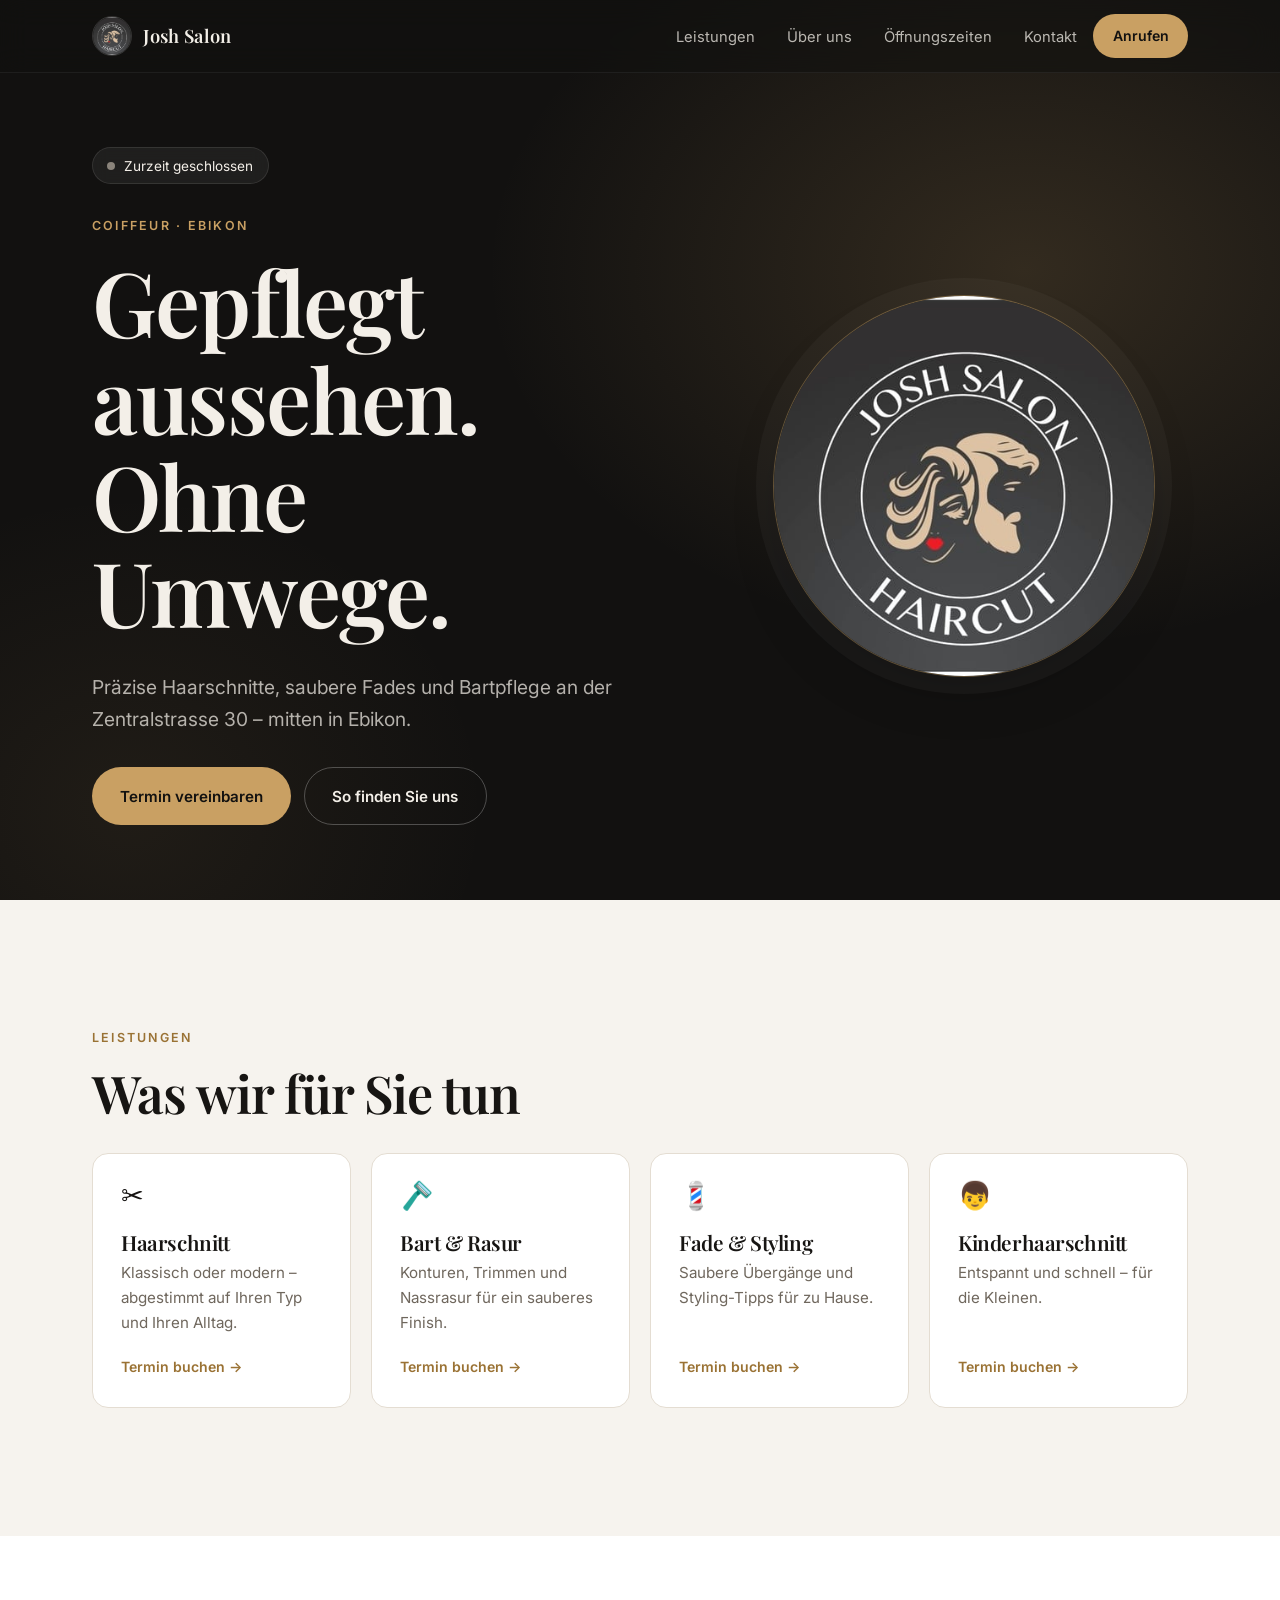
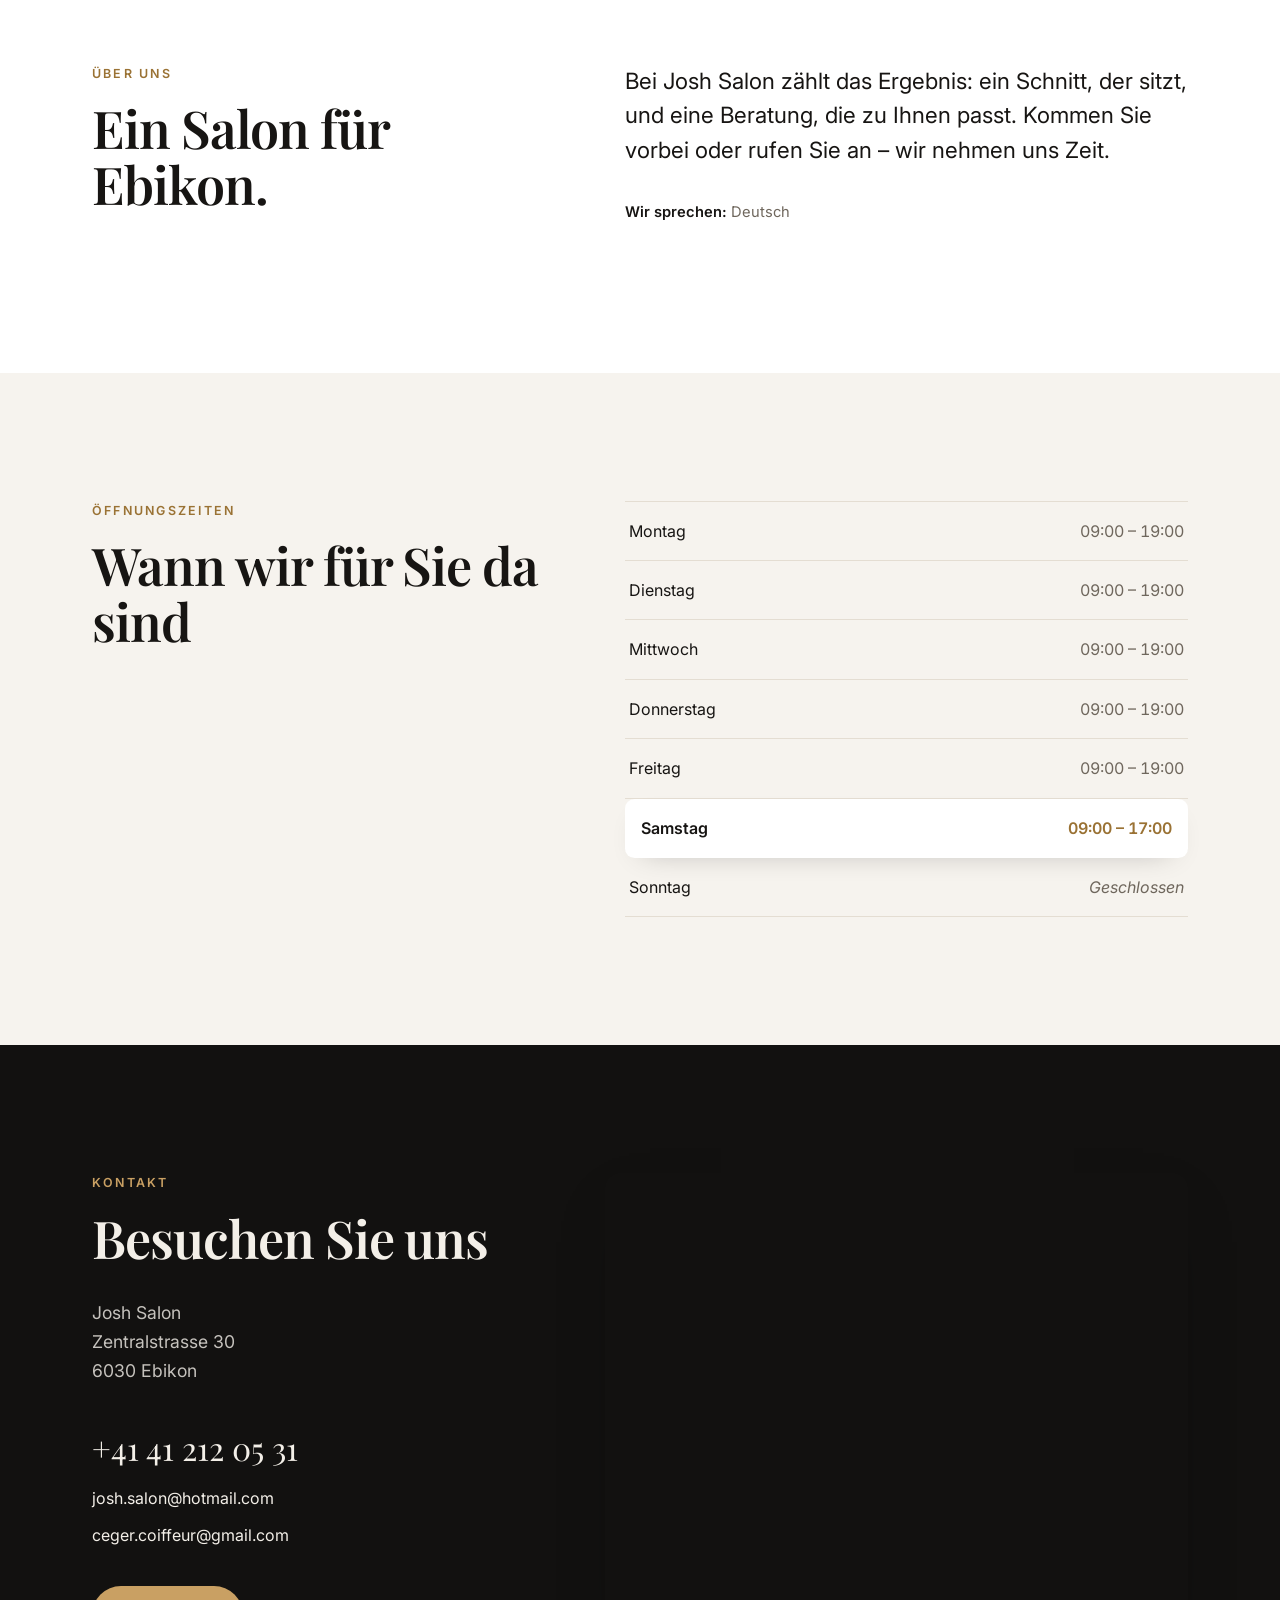
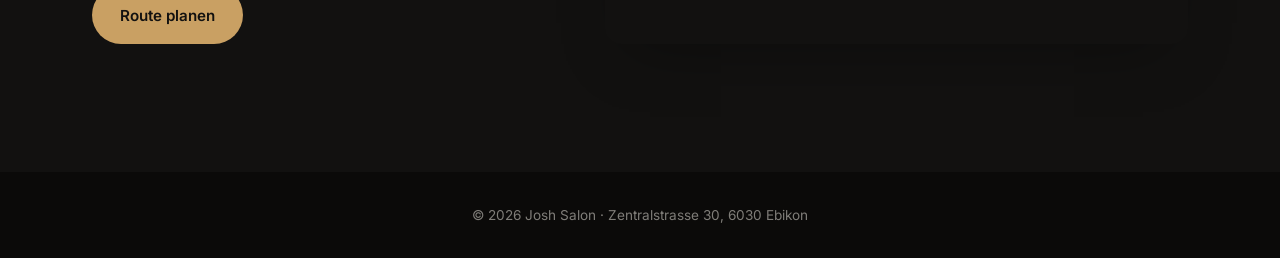
<file: index.html>
<!doctype html>
<html lang="de">
<head>
  <meta charset="utf-8">
  <meta name="viewport" content="width=device-width, initial-scale=1">
  <title>Josh Salon</title>
  <link rel="preconnect" href="https://fonts.googleapis.com">
  <link rel="preconnect" href="https://fonts.gstatic.com" crossorigin>
  <link href="https://fonts.googleapis.com/css2?family=Playfair+Display:wght@600;700&family=Inter:wght@400;500;600&display=swap" rel="stylesheet">
  <link rel="stylesheet" href="style.css">
  <link rel="icon" id="favicon" href="img/logo.jpg">
</head>
<body>

  <header class="header" id="header">
    <div class="container header__inner">
      <a href="#top" class="brand">
        <img class="brand__logo" id="brand-logo" src="" alt="">
        <span class="brand__name" id="brand-name"></span>
      </a>
      <nav class="nav" id="nav" aria-label="Hauptnavigation">
        <ul class="nav__list" id="nav-list"></ul>
      </nav>
      <a class="btn btn--small" id="nav-cta" href="#"></a>
      <button class="menu-toggle" id="menu-toggle" aria-expanded="false" aria-controls="nav" aria-label="Menü öffnen">
        <span></span><span></span>
      </button>
    </div>
  </header>

  <main id="top">
    <section class="hero" id="hero">
      <div class="container hero__inner">
        <div class="hero__text">
          <p class="status" id="status"><span class="status__dot"></span><span id="status-text"></span></p>
          <p class="eyebrow" id="hero-eyebrow"></p>
          <h1 class="hero__title" id="hero-title"></h1>
          <p class="hero__subtitle" id="hero-subtitle"></p>
          <div class="hero__actions">
            <a class="btn" id="hero-cta" href="#"></a>
            <a class="btn btn--ghost" id="hero-cta2" href="#"></a>
          </div>
        </div>
        <div class="hero__visual">
          <img class="hero__logo" id="hero-logo" src="" alt="">
        </div>
      </div>
    </section>

    <section class="section" id="leistungen">
      <div class="container">
        <p class="eyebrow" id="services-eyebrow"></p>
        <h2 class="section__title" id="services-title"></h2>
        <div class="services" id="services-list"></div>
      </div>
    </section>

    <section class="section section--alt" id="ueber-uns">
      <div class="container about">
        <div>
          <p class="eyebrow" id="about-eyebrow"></p>
          <h2 class="section__title" id="about-title"></h2>
        </div>
        <div>
          <p class="about__text" id="about-text"></p>
          <p class="about__langs"><span id="about-langs-label"></span> <span id="about-langs"></span></p>
        </div>
      </div>
    </section>

    <section class="section" id="zeiten">
      <div class="container split">
        <div>
          <p class="eyebrow" id="hours-eyebrow"></p>
          <h2 class="section__title" id="hours-title"></h2>
        </div>
        <ul class="hours" id="hours-list"></ul>
      </div>
    </section>

    <section class="section section--dark" id="kontakt">
      <div class="container contact">
        <div class="contact__info">
          <p class="eyebrow" id="contact-eyebrow"></p>
          <h2 class="section__title" id="contact-title"></h2>
          <address class="contact__address" id="contact-address"></address>
          <ul class="contact__links" id="contact-links"></ul>
          <a class="btn" id="contact-directions" href="#" target="_blank" rel="noopener"></a>
        </div>
        <div class="contact__map">
          <iframe id="contact-map" loading="lazy" referrerpolicy="no-referrer-when-downgrade"></iframe>
        </div>
      </div>
    </section>
  </main>

  <footer class="footer">
    <div class="container footer__inner">
      <span>© <span id="footer-year"></span> <span id="footer-text"></span></span>
    </div>
  </footer>

  <script src="content.js"></script>
  <script src="script.js"></script>
</body>
</html>
</file>
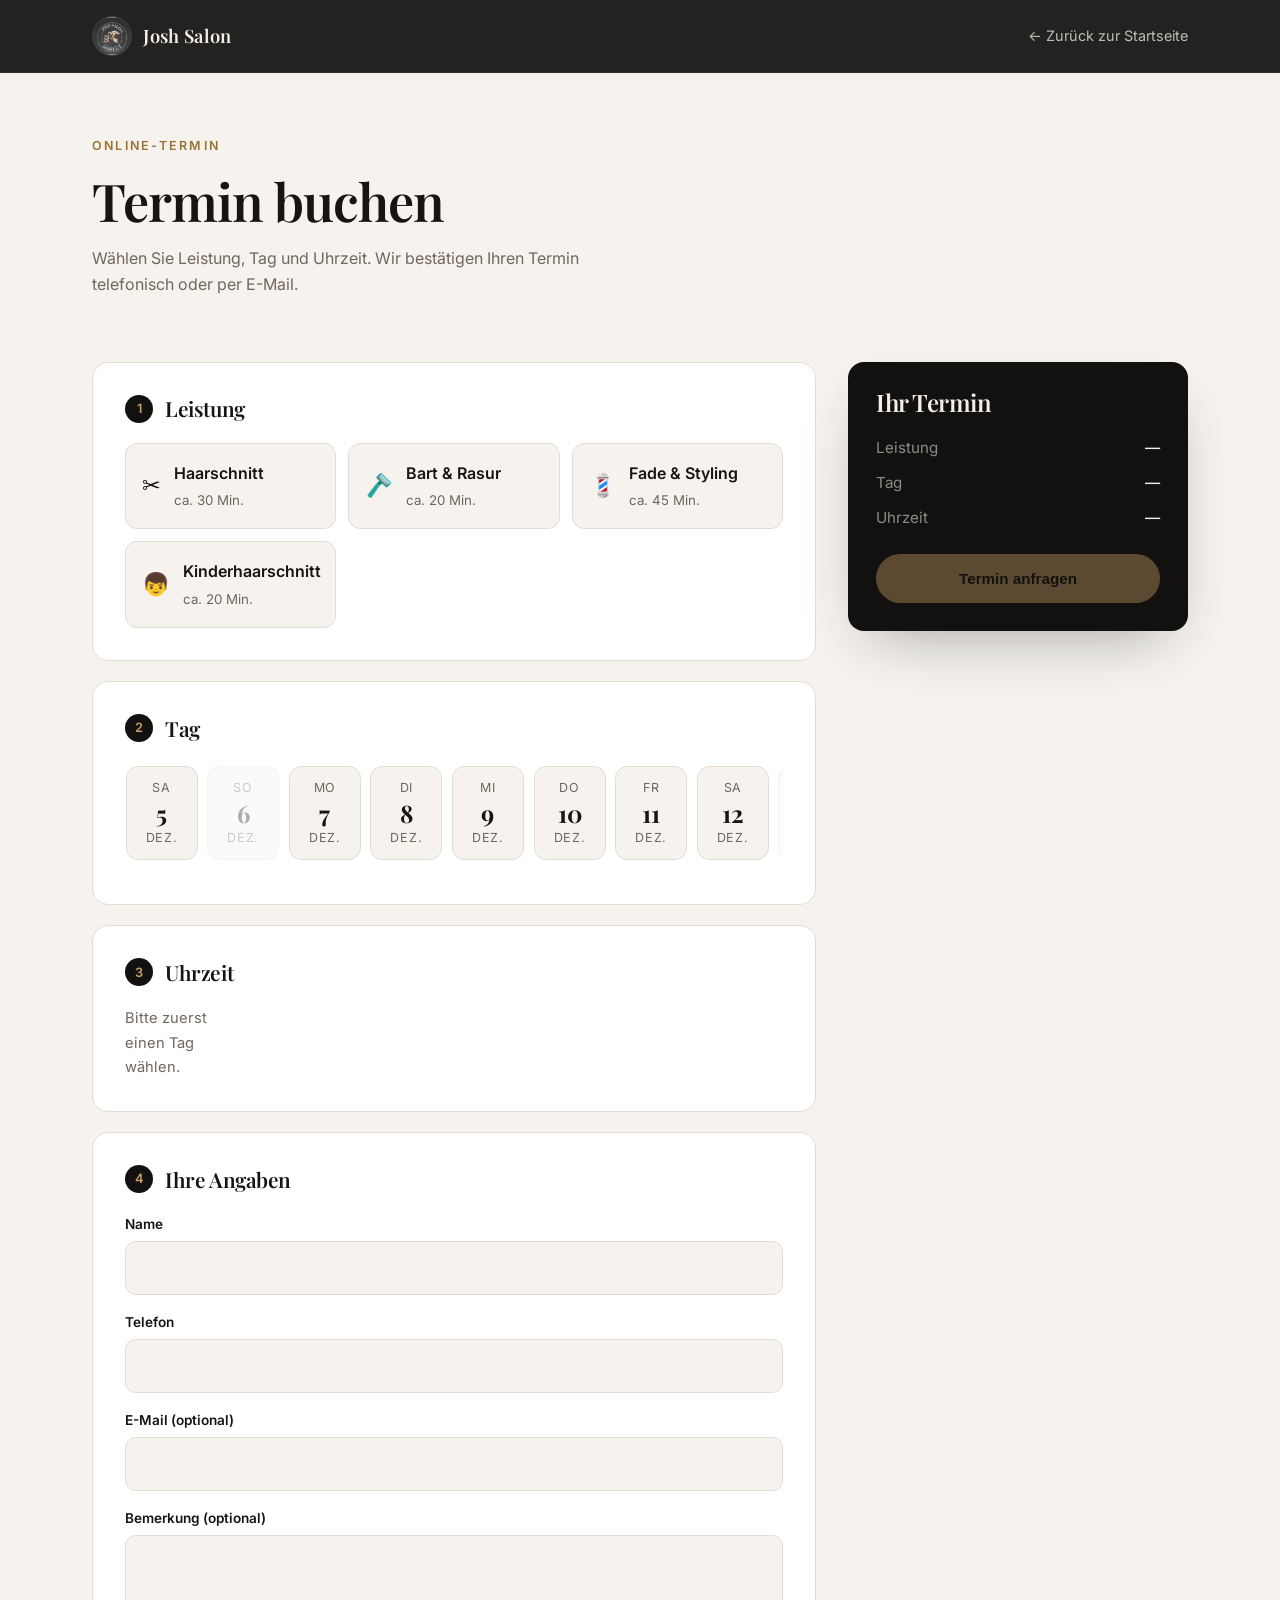
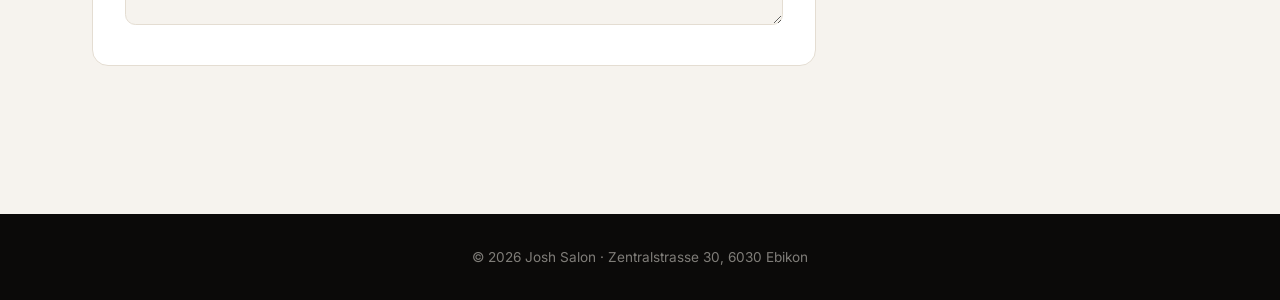
<file: termin.html>
<!doctype html>
<html lang="de">
<head>
  <meta charset="utf-8">
  <meta name="viewport" content="width=device-width, initial-scale=1">
  <title>Termin buchen</title>
  <link rel="preconnect" href="https://fonts.googleapis.com">
  <link rel="preconnect" href="https://fonts.gstatic.com" crossorigin>
  <link href="https://fonts.googleapis.com/css2?family=Playfair+Display:wght@600;700&family=Inter:wght@400;500;600&display=swap" rel="stylesheet">
  <link rel="stylesheet" href="style.css">
  <link rel="icon" id="favicon" href="img/logo.jpg">
</head>
<body>

  <header class="header header--solid">
    <div class="container header__inner">
      <a href="index.html" class="brand">
        <img class="brand__logo" id="brand-logo" src="" alt="">
        <span class="brand__name" id="brand-name"></span>
      </a>
      <a class="back-link" id="back-link" href="index.html"></a>
    </div>
  </header>

  <main class="booking">
    <div class="container" id="booking-root">
      <div class="booking__intro">
        <p class="eyebrow" id="booking-eyebrow"></p>
        <h1 class="section__title" id="booking-title"></h1>
        <p id="booking-subtitle"></p>
      </div>

      <form class="booking__layout" id="booking-form" novalidate>
        <div>
          <section class="step" aria-labelledby="step-service">
            <h2 class="step__title" id="step-service"><span class="step__num">1</span><span id="step-service-text"></span></h2>
            <div class="service-options" id="service-options"></div>
          </section>

          <section class="step" aria-labelledby="step-date">
            <h2 class="step__title" id="step-date"><span class="step__num">2</span><span id="step-date-text"></span></h2>
            <div class="day-options" id="day-options"></div>
          </section>

          <section class="step" aria-labelledby="step-time">
            <h2 class="step__title" id="step-time"><span class="step__num">3</span><span id="step-time-text"></span></h2>
            <div class="time-options" id="time-options"></div>
          </section>

          <section class="step" aria-labelledby="step-details">
            <h2 class="step__title" id="step-details"><span class="step__num">4</span><span id="step-details-text"></span></h2>
            <div class="form-grid">
              <div class="field"><label for="f-name" id="l-name"></label><input id="f-name" name="name" autocomplete="name" required></div>
              <div class="field"><label for="f-phone" id="l-phone"></label><input id="f-phone" name="phone" type="tel" autocomplete="tel" required></div>
              <div class="field"><label for="f-email" id="l-email"></label><input id="f-email" name="email" type="email" autocomplete="email"></div>
              <div class="field"><label for="f-note" id="l-note"></label><textarea id="f-note" name="note"></textarea></div>
            </div>
          </section>
        </div>

        <aside class="summary" aria-live="polite">
          <h2 id="summary-title"></h2>
          <dl>
            <dt id="sum-service-label"></dt><dd id="sum-service"></dd>
            <dt id="sum-date-label"></dt><dd id="sum-date"></dd>
            <dt id="sum-time-label"></dt><dd id="sum-time"></dd>
          </dl>
          <button class="btn" type="submit" id="submit-btn" disabled></button>
        </aside>
      </form>
    </div>
  </main>

  <footer class="footer">
    <div class="container footer__inner">
      <span>© <span id="footer-year"></span> <span id="footer-text"></span></span>
    </div>
  </footer>

  <script src="content.js"></script>
  <script src="booking.js"></script>
</body>
</html>
</file>
<file: style.css>
/* =========================================================
   BASE · variables, reset, tipografía
   ========================================================= */
:root {
  --color-bg: #f6f3ee;
  --color-surface: #ffffff;
  --color-dark: #121110;
  --color-dark-2: #1c1a17;
  --color-text: #171513;
  --color-muted: #6f675d;
  --color-line: #e4ddd2;
  --color-accent: #c9a063;
  --color-accent-strong: #9a7234;
  --color-open: #3ecf7a;

  --font-display: "Playfair Display", Georgia, serif;
  --font-body: "Inter", system-ui, sans-serif;

  --space-xs: 0.5rem;
  --space-sm: 1rem;
  --space-md: 2rem;
  --space-lg: 4rem;
  --space-xl: clamp(4.5rem, 10vw, 8rem);

  --container: 1160px;
  --radius: 1rem;
  --radius-pill: 999px;
  --shadow: 0 24px 60px -24px rgb(0 0 0 / 0.35);
  --transition: 250ms cubic-bezier(0.2, 0.8, 0.2, 1);
}

*, *::before, *::after { box-sizing: border-box; }
* { margin: 0; padding: 0; }
html { scroll-behavior: smooth; scroll-padding-top: 80px; }
body {
  font-family: var(--font-body);
  font-size: 1rem;
  line-height: 1.65;
  color: var(--color-text);
  background: var(--color-bg);
  -webkit-font-smoothing: antialiased;
  overflow-x: hidden;
}
img { max-width: 100%; display: block; }
a { color: inherit; text-decoration: none; }
ul { list-style: none; }

h1, h2, h3 { font-family: var(--font-display); font-weight: 600; line-height: 1.08; letter-spacing: -0.02em; }

.container { width: 100%; max-width: var(--container); margin: 0 auto; padding: 0 clamp(1rem, 4vw, 2rem); }

.eyebrow {
  font-size: 0.78rem; font-weight: 600; letter-spacing: 0.18em; text-transform: uppercase;
  color: var(--color-accent-strong); margin-bottom: var(--space-sm);
}
.section { padding: var(--space-xl) 0; }
.section--alt { background: var(--color-surface); }
.section--dark { background: var(--color-dark); color: #f3efe8; }
.section--dark .eyebrow { color: var(--color-accent); }
.section__title { font-size: clamp(2rem, 4.5vw, 3.25rem); margin-bottom: var(--space-md); max-width: 16ch; }

/* Botones */
.btn {
  display: inline-flex; align-items: center; justify-content: center; gap: 0.5rem;
  padding: 0.95rem 1.7rem; border-radius: var(--radius-pill);
  background: var(--color-accent); color: var(--color-dark);
  font-weight: 600; font-size: 0.95rem; border: 1px solid transparent; white-space: nowrap;
  transition: transform var(--transition), background var(--transition), box-shadow var(--transition), border-color var(--transition), color var(--transition);
}
.btn:hover { background: #d8b37a; transform: translateY(-2px); box-shadow: 0 14px 30px -12px rgb(201 160 99 / 0.6); }
.btn--ghost { background: transparent; color: #f3efe8; border-color: rgb(255 255 255 / 0.25); }
.btn--ghost:hover { background: rgb(255 255 255 / 0.06); border-color: var(--color-accent); box-shadow: none; }
.btn--small { padding: 0.6rem 1.15rem; font-size: 0.88rem; }
:focus-visible { outline: 2px solid var(--color-accent); outline-offset: 3px; }

/* =========================================================
   HEADER · glassmorphism ligero
   ========================================================= */
.header {
  position: fixed; inset: 0 0 auto 0; z-index: 50;
  background: rgb(18 17 16 / 0.55);
  backdrop-filter: blur(14px); -webkit-backdrop-filter: blur(14px);
  border-bottom: 1px solid rgb(255 255 255 / 0.06);
  color: #f3efe8;
  transition: background var(--transition);
}
.header.is-scrolled { background: rgb(18 17 16 / 0.88); }
.header__inner { display: flex; align-items: center; gap: var(--space-sm); height: 72px; }
.brand { display: flex; align-items: center; gap: 0.7rem; margin-right: auto; min-width: 0; }
.brand__logo { width: 40px; height: 40px; flex-shrink: 0; border-radius: 50%; object-fit: cover; border: 1px solid rgb(255 255 255 / 0.15); }
.brand__name { font-family: var(--font-display); font-weight: 600; font-size: 1.15rem; letter-spacing: 0.02em; white-space: nowrap; }

.nav__list { display: flex; gap: var(--space-md); }
.nav__list a { font-size: 0.92rem; color: rgb(243 239 232 / 0.75); transition: color var(--transition); position: relative; }
.nav__list a::after {
  content: ""; position: absolute; left: 0; bottom: -4px; width: 100%; height: 1px;
  background: var(--color-accent); transform: scaleX(0); transform-origin: left; transition: transform var(--transition);
}
.nav__list a:hover { color: #fff; }
.nav__list a:hover::after { transform: scaleX(1); }

.menu-toggle { display: none; flex-shrink: 0; width: 42px; height: 42px; border: 0; background: transparent; cursor: pointer; position: relative; }
.menu-toggle span { position: absolute; left: 10px; right: 10px; height: 2px; background: #f3efe8; border-radius: 2px; transition: transform var(--transition), top var(--transition); }
.menu-toggle span:first-child { top: 16px; }
.menu-toggle span:last-child { top: 24px; }
.menu-toggle[aria-expanded="true"] span:first-child { top: 20px; transform: rotate(45deg); }
.menu-toggle[aria-expanded="true"] span:last-child { top: 20px; transform: rotate(-45deg); }

@media (max-width: 860px) {
  .menu-toggle { display: block; }
  .nav {
    position: fixed; inset: 72px 0 auto 0;
    background: rgb(18 17 16 / 0.97);
    border-bottom: 1px solid rgb(255 255 255 / 0.08);
    padding: var(--space-sm) clamp(1rem, 4vw, 2rem) var(--space-md);
    transform: translateY(-8px); opacity: 0; visibility: hidden;
    transition: opacity var(--transition), transform var(--transition), visibility var(--transition);
  }
  .nav.is-open { opacity: 1; transform: none; visibility: visible; }
  .nav__list { flex-direction: column; gap: 0; }
  .nav__list a { display: block; padding: 0.9rem 0; font-size: 1.1rem; border-bottom: 1px solid rgb(255 255 255 / 0.06); }
  .nav__list a::after { display: none; }
}
@media (max-width: 420px) {
  .header__inner { gap: 0.5rem; }
  .brand__name { font-size: 1rem; }
  .btn--small { padding: 0.5rem 0.9rem; font-size: 0.82rem; }
}

/* =========================================================
   HERO
   ========================================================= */
.hero {
  position: relative; min-height: 100svh; display: flex; align-items: center;
  padding: calc(72px + var(--space-lg)) 0 var(--space-lg);
  color: #f3efe8;
  background-color: var(--color-dark);
  background-image:
    radial-gradient(60% 60% at 80% 30%, rgb(201 160 99 / 0.18), transparent 70%),
    radial-gradient(40% 50% at 10% 90%, rgb(201 160 99 / 0.08), transparent 70%);
  background-size: cover; background-position: center;
  overflow: hidden;
}
.hero.has-image::before { content: ""; position: absolute; inset: 0; background: linear-gradient(90deg, rgb(18 17 16 / 0.92), rgb(18 17 16 / 0.55)); }
.hero__inner { position: relative; display: grid; gap: var(--space-lg); align-items: center; }
.hero .eyebrow { color: var(--color-accent); }
.hero__title { font-size: clamp(2.6rem, 8vw, 5.6rem); white-space: pre-line; margin-bottom: var(--space-md); }
.hero__subtitle { font-size: clamp(1.02rem, 1.6vw, 1.2rem); color: rgb(243 239 232 / 0.72); max-width: 46ch; margin-bottom: var(--space-md); }
.hero__actions { display: flex; flex-wrap: wrap; gap: 0.8rem; }
.hero__visual { display: flex; justify-content: center; }
.hero__logo {
  width: clamp(180px, 34vw, 380px); aspect-ratio: 1; border-radius: 50%; object-fit: cover;
  box-shadow: 0 0 0 1px rgb(201 160 99 / 0.4), 0 0 0 18px rgb(255 255 255 / 0.03), var(--shadow);
}

.status {
  display: inline-flex; align-items: center; gap: 0.55rem;
  padding: 0.4rem 0.9rem; margin-bottom: var(--space-md);
  border-radius: var(--radius-pill); font-size: 0.85rem;
  background: rgb(255 255 255 / 0.06); border: 1px solid rgb(255 255 255 / 0.1);
  backdrop-filter: blur(8px);
}
.status__dot { width: 8px; height: 8px; border-radius: 50%; background: #8a847b; }
.status.is-open .status__dot { background: var(--color-open); box-shadow: 0 0 0 4px rgb(62 207 122 / 0.18); animation: pulse 2.4s infinite; }
@keyframes pulse { 50% { box-shadow: 0 0 0 7px rgb(62 207 122 / 0.05); } }

@media (min-width: 861px) {
  .hero__inner { grid-template-columns: 1.3fr 1fr; }
}
@media (max-width: 860px) {
  .hero__visual { order: -1; justify-content: flex-start; }
  .hero__logo { width: 110px; box-shadow: 0 0 0 1px rgb(201 160 99 / 0.4), var(--shadow); }
  .hero__inner { gap: var(--space-md); }
}

/* =========================================================
   LEISTUNGEN · lista editorial, el primero destacado
   ========================================================= */
.services { display: grid; grid-template-columns: repeat(auto-fit, minmax(230px, 1fr)); gap: 1.25rem; }
.service {
  display: flex; flex-direction: column;
  background: var(--color-surface); border: 1px solid var(--color-line); border-radius: var(--radius);
  padding: 1.75rem;
  transition: transform var(--transition), box-shadow var(--transition), border-color var(--transition);
}
.service:hover { transform: translateY(-4px); box-shadow: 0 20px 40px -24px rgb(0 0 0 / 0.25); border-color: rgb(201 160 99 / 0.5); }
.service__icon { display: block; font-size: 1.7rem; line-height: 1; margin-bottom: 1.4rem; }
.service__title { font-size: 1.3rem; margin-bottom: 0.4rem; }
.service__text { color: var(--color-muted); font-size: 0.95rem; margin-bottom: 1.25rem; }
.service__cta { margin-top: auto; font-size: 0.88rem; font-weight: 600; color: var(--color-accent-strong); transition: transform var(--transition); }
.service:hover .service__cta { transform: translateX(4px); }

/* =========================================================
   ÜBER UNS · ZEITEN
   ========================================================= */
.about, .split { display: grid; gap: var(--space-md); }
.about__text { font-size: clamp(1.1rem, 2vw, 1.4rem); line-height: 1.55; margin-bottom: var(--space-md); }
.about__langs { color: var(--color-muted); font-size: 0.92rem; }
.about__langs span:first-child { font-weight: 600; color: var(--color-text); }

.hours { border-top: 1px solid var(--color-line); }
.hours__row { display: flex; justify-content: space-between; gap: 1rem; padding: 1rem 0.25rem; border-bottom: 1px solid var(--color-line); font-variant-numeric: tabular-nums; }
.hours__row span:last-child { color: var(--color-muted); }
.hours__row.is-closed span:last-child { font-style: italic; }
.hours__row.is-today { font-weight: 600; padding-inline: 1rem; background: var(--color-surface); border-radius: 0.6rem; border-bottom-color: transparent; box-shadow: 0 10px 30px -18px rgb(0 0 0 / 0.3); }
.hours__row.is-today span:last-child { color: var(--color-accent-strong); }

@media (min-width: 861px) {
  .about, .split { grid-template-columns: 1fr 1.2fr; gap: var(--space-lg); }
}

/* =========================================================
   KONTAKT
   ========================================================= */
.contact { display: grid; gap: var(--space-lg); align-items: stretch; }
.contact__address { font-style: normal; font-size: 1.1rem; color: rgb(243 239 232 / 0.8); margin-bottom: var(--space-md); }
.contact__links { margin-bottom: var(--space-md); }
.contact__links a { display: inline-block; padding: 0.3rem 0; color: #f3efe8; border-bottom: 1px solid transparent; transition: border-color var(--transition), color var(--transition); word-break: break-word; }
.contact__links a:hover { color: var(--color-accent); border-color: var(--color-accent); }
.contact__links .is-phone a { font-family: var(--font-display); font-size: clamp(1.5rem, 3vw, 2rem); }
.contact__map { border-radius: var(--radius); overflow: hidden; min-height: 320px; box-shadow: var(--shadow); }
.contact__map iframe { display: block; width: 100%; height: 100%; min-height: 320px; border: 0; filter: grayscale(0.6) contrast(1.05); }

@media (min-width: 861px) {
  .contact { grid-template-columns: 1fr 1.3fr; }
}

/* =========================================================
   FOOTER
   ========================================================= */
.footer { background: #0b0a09; color: rgb(243 239 232 / 0.5); font-size: 0.85rem; padding: var(--space-md) 0; }
.footer__inner { display: flex; justify-content: center; text-align: center; }

/* =========================================================
   TERMIN · página de citas (termin.html)
   ========================================================= */
.header--solid { background: rgb(18 17 16 / 0.92); }
.back-link { font-size: 0.9rem; color: rgb(243 239 232 / 0.75); transition: color var(--transition); }
.back-link:hover { color: var(--color-accent); }

.booking { padding: calc(72px + var(--space-lg)) 0 var(--space-xl); }
.booking__intro { margin-bottom: var(--space-lg); }
.booking__intro .section__title { margin-bottom: var(--space-sm); }
.booking__intro p:last-child { color: var(--color-muted); max-width: 56ch; }
.booking__layout { display: grid; gap: var(--space-md); align-items: start; }
.booking__layout > * { min-width: 0; } /* evita que la fila de días ensanche la página */

.step { background: var(--color-surface); border: 1px solid var(--color-line); border-radius: var(--radius); padding: clamp(1.25rem, 3vw, 2rem); margin-bottom: 1.25rem; }
.step__title { display: flex; align-items: center; gap: 0.75rem; font-size: 1.3rem; margin-bottom: 1.25rem; }
.step__num { display: grid; place-items: center; width: 28px; height: 28px; border-radius: 50%; background: var(--color-dark); color: var(--color-accent); font-family: var(--font-body); font-size: 0.8rem; font-weight: 600; }

/* Opciones seleccionables (servicio, día, hora) */
.choice {
  border: 1px solid var(--color-line); border-radius: 0.75rem; background: var(--color-bg);
  cursor: pointer; font: inherit; color: inherit; text-align: left;
  transition: border-color var(--transition), background var(--transition), transform var(--transition), box-shadow var(--transition);
}
.choice:hover:not(:disabled) { border-color: var(--color-accent); transform: translateY(-2px); }
.choice[aria-pressed="true"] { background: var(--color-dark); color: #f3efe8; border-color: var(--color-dark); box-shadow: 0 12px 24px -14px rgb(0 0 0 / 0.5); }
.choice:disabled { opacity: 0.35; cursor: not-allowed; }

.service-options { display: grid; grid-template-columns: repeat(auto-fit, minmax(180px, 1fr)); gap: 0.75rem; }
.service-option { padding: 1rem; display: flex; gap: 0.8rem; align-items: center; }
.service-option__icon { font-size: 1.4rem; }
.service-option strong { display: block; font-weight: 600; }
.service-option small { color: var(--color-muted); }
.service-option[aria-pressed="true"] small { color: rgb(243 239 232 / 0.65); }

.day-options { display: flex; gap: 0.6rem; overflow-x: auto; padding: 0.25rem 0.1rem 0.75rem; scroll-snap-type: x mandatory; }
.day-option { flex: 0 0 72px; padding: 0.7rem 0.4rem; text-align: center; scroll-snap-align: start; }
.day-option span { display: block; font-size: 0.78rem; color: var(--color-muted); text-transform: uppercase; letter-spacing: 0.06em; }
.day-option strong { display: block; font-family: var(--font-display); font-size: 1.5rem; line-height: 1.2; }
.day-option[aria-pressed="true"] span { color: var(--color-accent); }

.time-options { display: grid; grid-template-columns: repeat(auto-fill, minmax(84px, 1fr)); gap: 0.6rem; }
.time-option { padding: 0.65rem; text-align: center; font-variant-numeric: tabular-nums; font-weight: 500; }
.hint { color: var(--color-muted); font-size: 0.92rem; }

.form-grid { display: grid; gap: 1rem; }
.field label { display: block; font-size: 0.85rem; font-weight: 600; margin-bottom: 0.35rem; }
.field input, .field textarea {
  width: 100%; font: inherit; padding: 0.8rem 1rem; border: 1px solid var(--color-line); border-radius: 0.65rem;
  background: var(--color-bg); color: var(--color-text); transition: border-color var(--transition), background var(--transition);
}
.field input:focus, .field textarea:focus { outline: none; border-color: var(--color-accent); background: var(--color-surface); }
.field textarea { min-height: 90px; resize: vertical; }

.summary { background: var(--color-dark); color: #f3efe8; border-radius: var(--radius); padding: 1.75rem; box-shadow: var(--shadow); }
.summary h2 { font-size: 1.5rem; margin-bottom: 1.25rem; }
.summary dl { display: grid; grid-template-columns: auto 1fr; gap: 0.6rem 1rem; margin-bottom: 1.5rem; font-size: 0.95rem; }
.summary dt { color: rgb(243 239 232 / 0.55); }
.summary dd { text-align: right; font-weight: 500; }
.summary .btn { width: 100%; }
.summary .btn:disabled { opacity: 0.4; cursor: not-allowed; transform: none; box-shadow: none; }

.success { text-align: center; max-width: 520px; margin: 0 auto; padding: var(--space-lg) var(--space-md); background: var(--color-surface); border: 1px solid var(--color-line); border-radius: var(--radius); }
.success__icon { display: grid; place-items: center; width: 64px; height: 64px; margin: 0 auto 1.25rem; border-radius: 50%; background: var(--color-dark); color: var(--color-accent); font-size: 1.6rem; }
.success h2 { font-size: 2rem; margin-bottom: 0.75rem; }
.success p { color: var(--color-muted); margin-bottom: 1.5rem; }
.success dl { display: inline-grid; grid-template-columns: auto auto; gap: 0.3rem 1rem; text-align: left; margin-bottom: 1.75rem; font-size: 0.95rem; }
.success dt { color: var(--color-muted); }

@media (min-width: 961px) {
  .booking__layout { grid-template-columns: 1fr 340px; }
  .summary { position: sticky; top: 96px; }
}

/* Animación de entrada al hacer scroll */
.reveal { opacity: 0; transform: translateY(18px); transition: opacity 700ms ease, transform 700ms ease; }
.reveal.is-visible { opacity: 1; transform: none; }

@media (prefers-reduced-motion: reduce) {
  html { scroll-behavior: auto; }
  *, *::before, *::after { transition: none !important; animation: none !important; }
  .reveal { opacity: 1; transform: none; }
}
</file>
